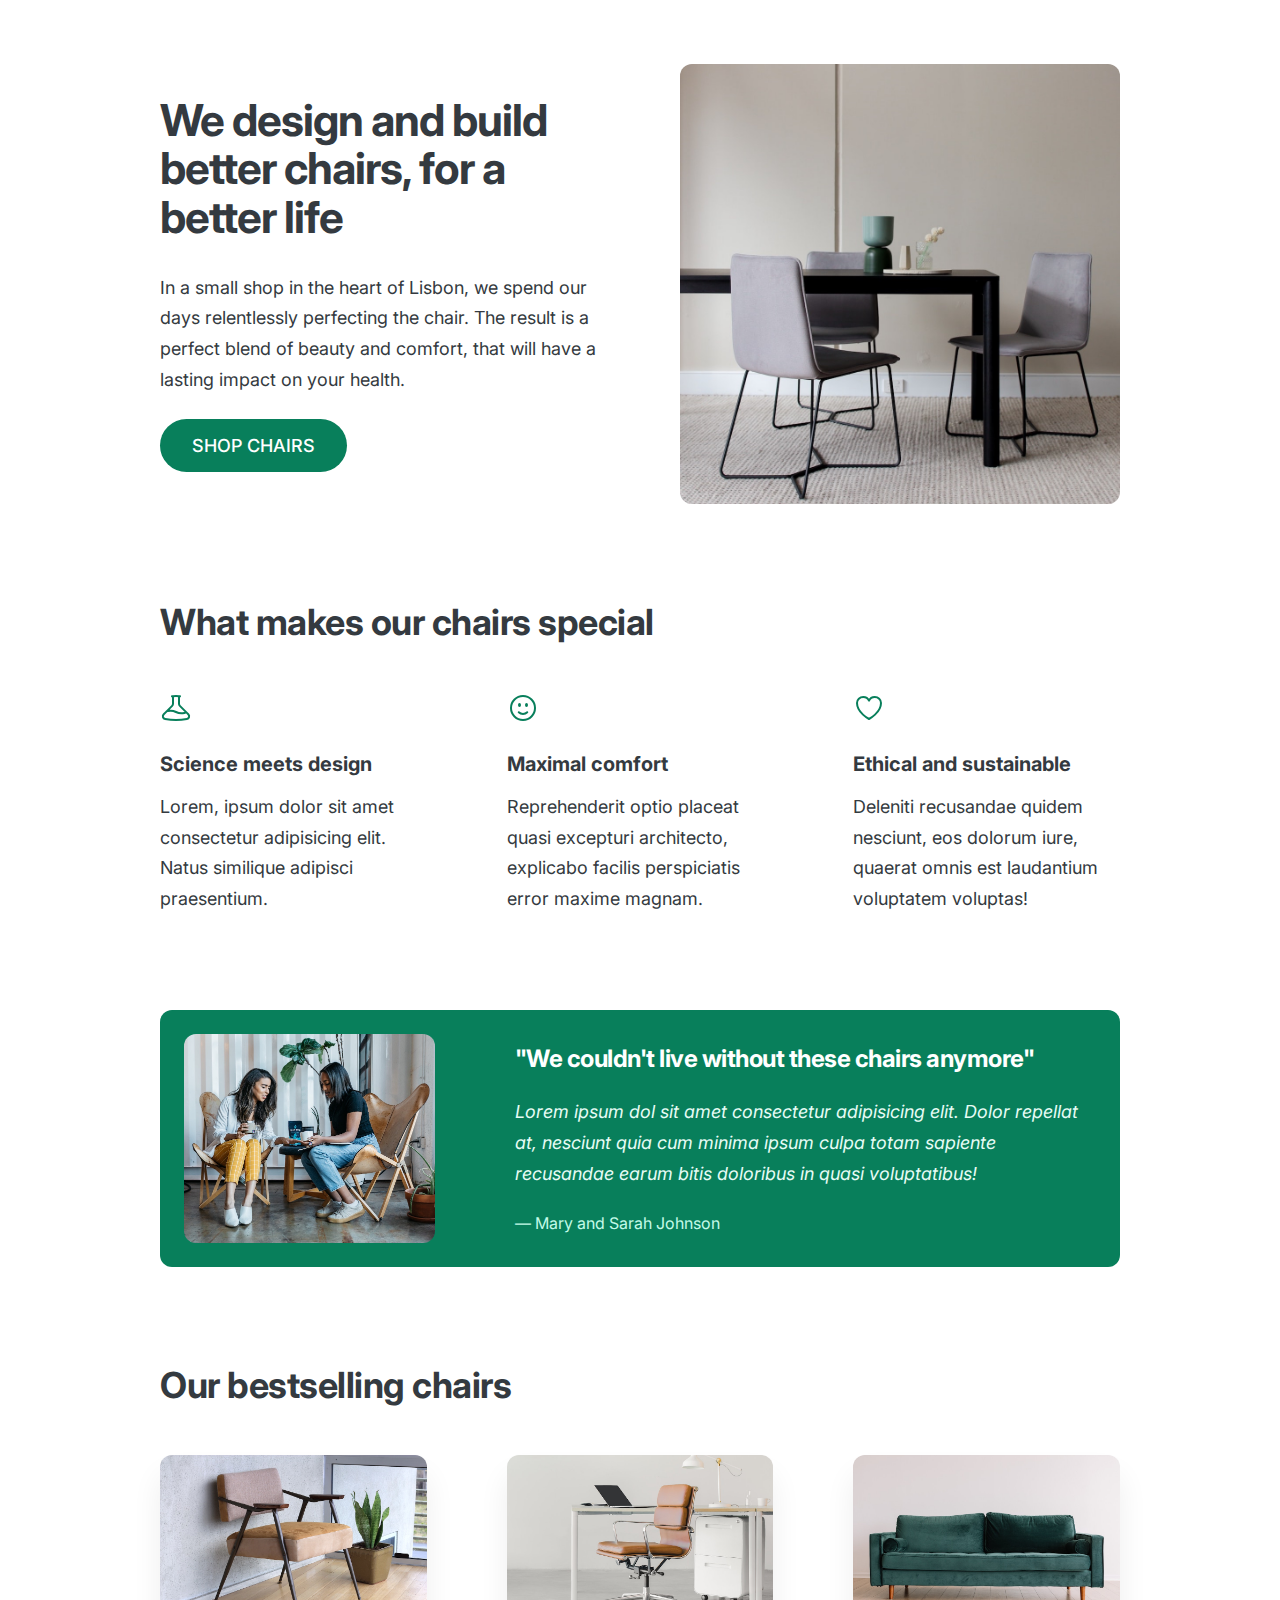
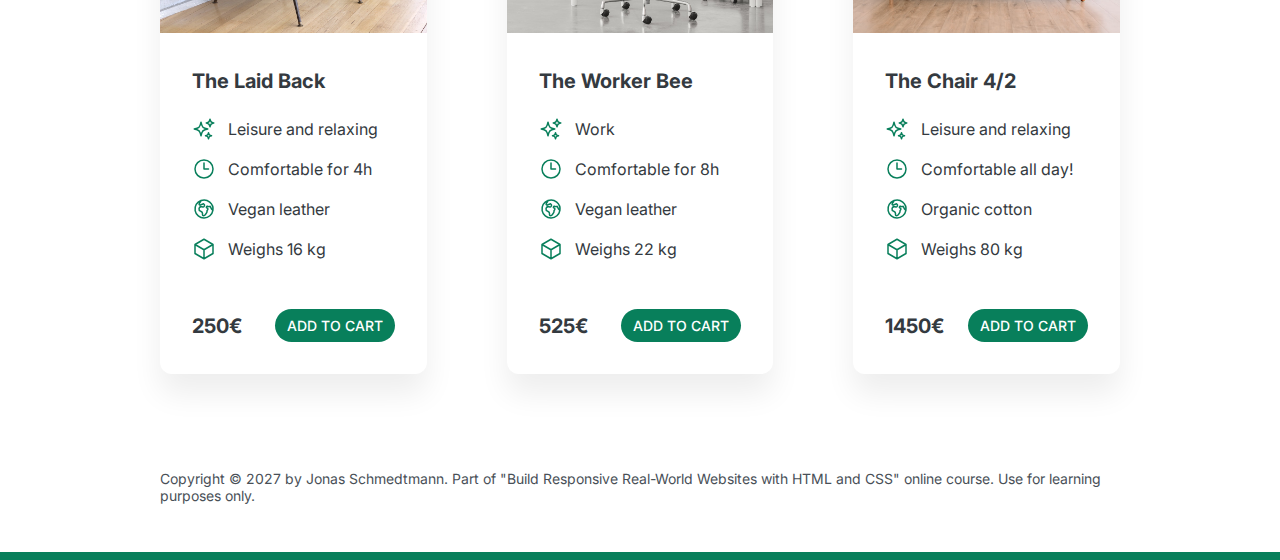
<file: 05-Design/index.html>
<!DOCTYPE html>
<html lang="en">
  <head>
    <meta charset="UTF-8" />
    <meta http-equiv="X-UA-Compatible" content="IE=edge" />
    <meta name="viewport" content="width=device-width, initial-scale=1.0" />
    <link rel="preconnect" href="https://fonts.googleapis.com" />
    <link rel="preconnect" href="https://fonts.gstatic.com" crossorigin />
    <link
      href="https://fonts.googleapis.com/css2?family=Inter:ital,opsz,wght@0,14..32,100..900;1,14..32,100..900&display=swap"
      rel="stylesheet"
    />
    <link rel="stylesheet" href="style.css" />
    <title>Lisbon Chair Shop</title>
  </head>
  <body>
    <div class="container">
      <header>
        <div class="header-text-box">
          <h1>We design and build better chairs, for a better life</h1>
          <p class="header-text">
            In a small shop in the heart of Lisbon, we spend our days
            relentlessly perfecting the chair. The result is a perfect blend of
            beauty and comfort, that will have a lasting impact on your health.
          </p>
          <a class="btn btn--big" href="#">Shop chairs</a>
        </div>
        <img src="hero.jpg" alt="Photo" />
      </header>

      <section>
        <h2>What makes our chairs special</h2>
        <div class="grid-3-cols">
          <div>
            <svg
              xmlns="http://www.w3.org/2000/svg"
              fill="none"
              viewBox="0 0 24 24"
              stroke-width="1.5"
              stroke="currentColor"
              class="features-icon"
            >
              <path
                stroke-linecap="round"
                stroke-linejoin="round"
                d="M9.75 3.104v5.714a2.25 2.25 0 0 1-.659 1.591L5 14.5M9.75 3.104c-.251.023-.501.05-.75.082m.75-.082a24.301 24.301 0 0 1 4.5 0m0 0v5.714c0 .597.237 1.17.659 1.591L19.8 15.3M14.25 3.104c.251.023.501.05.75.082M19.8 15.3l-1.57.393A9.065 9.065 0 0 1 12 15a9.065 9.065 0 0 0-6.23-.693L5 14.5m14.8.8 1.402 1.402c1.232 1.232.65 3.318-1.067 3.611A48.309 48.309 0 0 1 12 21c-2.773 0-5.491-.235-8.135-.687-1.718-.293-2.3-2.379-1.067-3.61L5 14.5"
              />
            </svg>

            <p class="features-title"><strong>Science meets design</strong></p>
            <p class="features-text">
              Lorem, ipsum dolor sit amet consectetur adipisicing elit. Natus
              similique adipisci praesentium.
            </p>
          </div>

          <div>
            <svg
              xmlns="http://www.w3.org/2000/svg"
              fill="none"
              viewBox="0 0 24 24"
              stroke-width="1.5"
              stroke="currentColor"
              class="features-icon"
            >
              <path
                stroke-linecap="round"
                stroke-linejoin="round"
                d="M15.182 15.182a4.5 4.5 0 0 1-6.364 0M21 12a9 9 0 1 1-18 0 9 9 0 0 1 18 0ZM9.75 9.75c0 .414-.168.75-.375.75S9 10.164 9 9.75 9.168 9 9.375 9s.375.336.375.75Zm-.375 0h.008v.015h-.008V9.75Zm5.625 0c0 .414-.168.75-.375.75s-.375-.336-.375-.75.168-.75.375-.75.375.336.375.75Zm-.375 0h.008v.015h-.008V9.75Z"
              />
            </svg>

            <p class="features-title">
              <strong>Maximal comfort</strong>
            </p>
            <p class="features-text">
              Reprehenderit optio placeat quasi excepturi architecto, explicabo
              facilis perspiciatis error maxime magnam.
            </p>
          </div>

          <div>
            <svg
              xmlns="http://www.w3.org/2000/svg"
              fill="none"
              viewBox="0 0 24 24"
              stroke-width="1.5"
              stroke="currentColor"
              class="features-icon"
            >
              <path
                stroke-linecap="round"
                stroke-linejoin="round"
                d="M21 8.25c0-2.485-2.099-4.5-4.688-4.5-1.935 0-3.597 1.126-4.312 2.733-.715-1.607-2.377-2.733-4.313-2.733C5.1 3.75 3 5.765 3 8.25c0 7.22 9 12 9 12s9-4.78 9-12Z"
              />
            </svg>

            <p class="features-title">
              <strong>Ethical and sustainable</strong>
            </p>
            <p class="features-text">
              Deleniti recusandae quidem nesciunt, eos dolorum iure, quaerat
              omnis est laudantium voluptatem voluptas!
            </p>
          </div>
        </div>
      </section>

      <section class="testimonial-section">
        <div class="grid-3-cols">
          <img src="customers.jpg" alt="People sitting on chairs" />
          <div class="testimonial-box">
            <h2>"We couldn't live without these chairs anymore"</h2>
            <blockquote class="testimonial-text">
              Lorem ipsum dol sit amet consectetur adipisicing elit. Dolor
              repellat at, nesciunt quia cum minima ipsum culpa totam sapiente
              recusandae earum bitis doloribus in quasi voluptatibus!
            </blockquote>
            <p class="testimonial-author">&mdash; Mary and Sarah Johnson</p>
          </div>
        </div>
      </section>

      <section>
        <h2>Our bestselling chairs</h2>
        <div class="grid-3-cols">
          <figure class="chair">
            <img src="chair-1.jpg" alt="Chair" />
            <div class="chair-box">
              <h3>The Laid Back</h3>
              <ul class="chair-details">
                <li>
                  <!-- Span is a generic INLINE text element, it doesn't have any meaning. It's like a div element, but inline -->
                  <svg
                    xmlns="http://www.w3.org/2000/svg"
                    fill="none"
                    viewBox="0 0 24 24"
                    stroke-width="1.5"
                    stroke="currentColor"
                    class="chair-icon"
                  >
                    <path
                      stroke-linecap="round"
                      stroke-linejoin="round"
                      d="M9.813 15.904 9 18.75l-.813-2.846a4.5 4.5 0 0 0-3.09-3.09L2.25 12l2.846-.813a4.5 4.5 0 0 0 3.09-3.09L9 5.25l.813 2.846a4.5 4.5 0 0 0 3.09 3.09L15.75 12l-2.846.813a4.5 4.5 0 0 0-3.09 3.09ZM18.259 8.715 18 9.75l-.259-1.035a3.375 3.375 0 0 0-2.455-2.456L14.25 6l1.036-.259a3.375 3.375 0 0 0 2.455-2.456L18 2.25l.259 1.035a3.375 3.375 0 0 0 2.456 2.456L21.75 6l-1.035.259a3.375 3.375 0 0 0-2.456 2.456ZM16.894 20.567 16.5 21.75l-.394-1.183a2.25 2.25 0 0 0-1.423-1.423L13.5 18.75l1.183-.394a2.25 2.25 0 0 0 1.423-1.423l.394-1.183.394 1.183a2.25 2.25 0 0 0 1.423 1.423l1.183.394-1.183.394a2.25 2.25 0 0 0-1.423 1.423Z"
                    />
                  </svg>

                  <span>Leisure and relaxing</span>
                </li>
                <li>
                  <svg
                    xmlns="http://www.w3.org/2000/svg"
                    fill="none"
                    viewBox="0 0 24 24"
                    stroke-width="1.5"
                    stroke="currentColor"
                    class="chair-icon"
                  >
                    <path
                      stroke-linecap="round"
                      stroke-linejoin="round"
                      d="M12 6v6h4.5m4.5 0a9 9 0 1 1-18 0 9 9 0 0 1 18 0Z"
                    />
                  </svg>

                  <span>Comfortable for 4h</span>
                </li>
                <li>
                  <svg
                    xmlns="http://www.w3.org/2000/svg"
                    fill="none"
                    viewBox="0 0 24 24"
                    stroke-width="1.5"
                    stroke="currentColor"
                    class="chair-icon"
                  >
                    <path
                      stroke-linecap="round"
                      stroke-linejoin="round"
                      d="m20.893 13.393-1.135-1.135a2.252 2.252 0 0 1-.421-.585l-1.08-2.16a.414.414 0 0 0-.663-.107.827.827 0 0 1-.812.21l-1.273-.363a.89.89 0 0 0-.738 1.595l.587.39c.59.395.674 1.23.172 1.732l-.2.2c-.212.212-.33.498-.33.796v.41c0 .409-.11.809-.32 1.158l-1.315 2.191a2.11 2.11 0 0 1-1.81 1.025 1.055 1.055 0 0 1-1.055-1.055v-1.172c0-.92-.56-1.747-1.414-2.089l-.655-.261a2.25 2.25 0 0 1-1.383-2.46l.007-.042a2.25 2.25 0 0 1 .29-.787l.09-.15a2.25 2.25 0 0 1 2.37-1.048l1.178.236a1.125 1.125 0 0 0 1.302-.795l.208-.73a1.125 1.125 0 0 0-.578-1.315l-.665-.332-.091.091a2.25 2.25 0 0 1-1.591.659h-.18c-.249 0-.487.1-.662.274a.931.931 0 0 1-1.458-1.137l1.411-2.353a2.25 2.25 0 0 0 .286-.76m11.928 9.869A9 9 0 0 0 8.965 3.525m11.928 9.868A9 9 0 1 1 8.965 3.525"
                    />
                  </svg>

                  <span>Vegan leather</span>
                </li>
                <li>
                  <svg
                    xmlns="http://www.w3.org/2000/svg"
                    fill="none"
                    viewBox="0 0 24 24"
                    stroke-width="1.5"
                    stroke="currentColor"
                    class="chair-icon"
                  >
                    <path
                      stroke-linecap="round"
                      stroke-linejoin="round"
                      d="m21 7.5-9-5.25L3 7.5m18 0-9 5.25m9-5.25v9l-9 5.25M3 7.5l9 5.25M3 7.5v9l9 5.25m0-9v9"
                    />
                  </svg>

                  <span>Weighs 16 kg</span>
                </li>
              </ul>
              <div class="chair-price">
                <strong>250€</strong>
                <a href="#" class="btn btn--small">Add to cart</a>
              </div>
            </div>
          </figure>

          <figure class="chair">
            <img src="chair-2.jpg" alt="Chair" />
            <div class="chair-box">
              <h3>The Worker Bee</h3>
              <ul class="chair-details">
                <li>
                  <svg
                    xmlns="http://www.w3.org/2000/svg"
                    fill="none"
                    viewBox="0 0 24 24"
                    stroke-width="1.5"
                    stroke="currentColor"
                    class="chair-icon"
                  >
                    <path
                      stroke-linecap="round"
                      stroke-linejoin="round"
                      d="M9.813 15.904 9 18.75l-.813-2.846a4.5 4.5 0 0 0-3.09-3.09L2.25 12l2.846-.813a4.5 4.5 0 0 0 3.09-3.09L9 5.25l.813 2.846a4.5 4.5 0 0 0 3.09 3.09L15.75 12l-2.846.813a4.5 4.5 0 0 0-3.09 3.09ZM18.259 8.715 18 9.75l-.259-1.035a3.375 3.375 0 0 0-2.455-2.456L14.25 6l1.036-.259a3.375 3.375 0 0 0 2.455-2.456L18 2.25l.259 1.035a3.375 3.375 0 0 0 2.456 2.456L21.75 6l-1.035.259a3.375 3.375 0 0 0-2.456 2.456ZM16.894 20.567 16.5 21.75l-.394-1.183a2.25 2.25 0 0 0-1.423-1.423L13.5 18.75l1.183-.394a2.25 2.25 0 0 0 1.423-1.423l.394-1.183.394 1.183a2.25 2.25 0 0 0 1.423 1.423l1.183.394-1.183.394a2.25 2.25 0 0 0-1.423 1.423Z"
                    />
                  </svg>
                  <span>Work</span>
                </li>
                <li>
                  <svg
                    xmlns="http://www.w3.org/2000/svg"
                    fill="none"
                    viewBox="0 0 24 24"
                    stroke-width="1.5"
                    stroke="currentColor"
                    class="chair-icon"
                  >
                    <path
                      stroke-linecap="round"
                      stroke-linejoin="round"
                      d="M12 6v6h4.5m4.5 0a9 9 0 1 1-18 0 9 9 0 0 1 18 0Z"
                    />
                  </svg>
                  <span>Comfortable for 8h</span>
                </li>
                <li>
                  <svg
                    xmlns="http://www.w3.org/2000/svg"
                    fill="none"
                    viewBox="0 0 24 24"
                    stroke-width="1.5"
                    stroke="currentColor"
                    class="chair-icon"
                  >
                    <path
                      stroke-linecap="round"
                      stroke-linejoin="round"
                      d="m20.893 13.393-1.135-1.135a2.252 2.252 0 0 1-.421-.585l-1.08-2.16a.414.414 0 0 0-.663-.107.827.827 0 0 1-.812.21l-1.273-.363a.89.89 0 0 0-.738 1.595l.587.39c.59.395.674 1.23.172 1.732l-.2.2c-.212.212-.33.498-.33.796v.41c0 .409-.11.809-.32 1.158l-1.315 2.191a2.11 2.11 0 0 1-1.81 1.025 1.055 1.055 0 0 1-1.055-1.055v-1.172c0-.92-.56-1.747-1.414-2.089l-.655-.261a2.25 2.25 0 0 1-1.383-2.46l.007-.042a2.25 2.25 0 0 1 .29-.787l.09-.15a2.25 2.25 0 0 1 2.37-1.048l1.178.236a1.125 1.125 0 0 0 1.302-.795l.208-.73a1.125 1.125 0 0 0-.578-1.315l-.665-.332-.091.091a2.25 2.25 0 0 1-1.591.659h-.18c-.249 0-.487.1-.662.274a.931.931 0 0 1-1.458-1.137l1.411-2.353a2.25 2.25 0 0 0 .286-.76m11.928 9.869A9 9 0 0 0 8.965 3.525m11.928 9.868A9 9 0 1 1 8.965 3.525"
                    />
                  </svg>
                  <span>Vegan leather</span>
                </li>
                <li>
                  <svg
                    xmlns="http://www.w3.org/2000/svg"
                    fill="none"
                    viewBox="0 0 24 24"
                    stroke-width="1.5"
                    stroke="currentColor"
                    class="chair-icon"
                  >
                    <path
                      stroke-linecap="round"
                      stroke-linejoin="round"
                      d="m21 7.5-9-5.25L3 7.5m18 0-9 5.25m9-5.25v9l-9 5.25M3 7.5l9 5.25M3 7.5v9l9 5.25m0-9v9"
                    />
                  </svg>

                  <span>Weighs 22 kg</span>
                </li>
              </ul>
              <div class="chair-price">
                <strong>525€</strong>
                <a href="#" class="btn btn--small">Add to cart</a>
              </div>
            </div>
          </figure>

          <figure class="chair">
            <img src="chair-3.jpg" alt="Chair" />
            <div class="chair-box">
              <h3>The Chair 4/2</h3>
              <ul class="chair-details">
                <li>
                  <svg
                    xmlns="http://www.w3.org/2000/svg"
                    fill="none"
                    viewBox="0 0 24 24"
                    stroke-width="1.5"
                    stroke="currentColor"
                    class="chair-icon"
                  >
                    <path
                      stroke-linecap="round"
                      stroke-linejoin="round"
                      d="M9.813 15.904 9 18.75l-.813-2.846a4.5 4.5 0 0 0-3.09-3.09L2.25 12l2.846-.813a4.5 4.5 0 0 0 3.09-3.09L9 5.25l.813 2.846a4.5 4.5 0 0 0 3.09 3.09L15.75 12l-2.846.813a4.5 4.5 0 0 0-3.09 3.09ZM18.259 8.715 18 9.75l-.259-1.035a3.375 3.375 0 0 0-2.455-2.456L14.25 6l1.036-.259a3.375 3.375 0 0 0 2.455-2.456L18 2.25l.259 1.035a3.375 3.375 0 0 0 2.456 2.456L21.75 6l-1.035.259a3.375 3.375 0 0 0-2.456 2.456ZM16.894 20.567 16.5 21.75l-.394-1.183a2.25 2.25 0 0 0-1.423-1.423L13.5 18.75l1.183-.394a2.25 2.25 0 0 0 1.423-1.423l.394-1.183.394 1.183a2.25 2.25 0 0 0 1.423 1.423l1.183.394-1.183.394a2.25 2.25 0 0 0-1.423 1.423Z"
                    />
                  </svg>
                  <span>Leisure and relaxing</span>
                </li>
                <li>
                  <svg
                    xmlns="http://www.w3.org/2000/svg"
                    fill="none"
                    viewBox="0 0 24 24"
                    stroke-width="1.5"
                    stroke="currentColor"
                    class="chair-icon"
                  >
                    <path
                      stroke-linecap="round"
                      stroke-linejoin="round"
                      d="M12 6v6h4.5m4.5 0a9 9 0 1 1-18 0 9 9 0 0 1 18 0Z"
                    />
                  </svg>
                  <span>Comfortable all day!</span>
                </li>
                <li>
                  <svg
                    xmlns="http://www.w3.org/2000/svg"
                    fill="none"
                    viewBox="0 0 24 24"
                    stroke-width="1.5"
                    stroke="currentColor"
                    class="chair-icon"
                  >
                    <path
                      stroke-linecap="round"
                      stroke-linejoin="round"
                      d="m20.893 13.393-1.135-1.135a2.252 2.252 0 0 1-.421-.585l-1.08-2.16a.414.414 0 0 0-.663-.107.827.827 0 0 1-.812.21l-1.273-.363a.89.89 0 0 0-.738 1.595l.587.39c.59.395.674 1.23.172 1.732l-.2.2c-.212.212-.33.498-.33.796v.41c0 .409-.11.809-.32 1.158l-1.315 2.191a2.11 2.11 0 0 1-1.81 1.025 1.055 1.055 0 0 1-1.055-1.055v-1.172c0-.92-.56-1.747-1.414-2.089l-.655-.261a2.25 2.25 0 0 1-1.383-2.46l.007-.042a2.25 2.25 0 0 1 .29-.787l.09-.15a2.25 2.25 0 0 1 2.37-1.048l1.178.236a1.125 1.125 0 0 0 1.302-.795l.208-.73a1.125 1.125 0 0 0-.578-1.315l-.665-.332-.091.091a2.25 2.25 0 0 1-1.591.659h-.18c-.249 0-.487.1-.662.274a.931.931 0 0 1-1.458-1.137l1.411-2.353a2.25 2.25 0 0 0 .286-.76m11.928 9.869A9 9 0 0 0 8.965 3.525m11.928 9.868A9 9 0 1 1 8.965 3.525"
                    />
                  </svg>
                  <span>Organic cotton</span>
                </li>
                <li>
                  <svg
                    xmlns="http://www.w3.org/2000/svg"
                    fill="none"
                    viewBox="0 0 24 24"
                    stroke-width="1.5"
                    stroke="currentColor"
                    class="chair-icon"
                  >
                    <path
                      stroke-linecap="round"
                      stroke-linejoin="round"
                      d="m21 7.5-9-5.25L3 7.5m18 0-9 5.25m9-5.25v9l-9 5.25M3 7.5l9 5.25M3 7.5v9l9 5.25m0-9v9"
                    />
                  </svg>

                  <span>Weighs 80 kg</span>
                </li>
              </ul>
              <div class="chair-price">
                <strong>1450€</strong>
                <a href="#" class="btn btn--small">Add to cart</a>
              </div>
            </div>
          </figure>
        </div>
      </section>

      <footer>
        Copyright &copy; 2027 by Jonas Schmedtmann. Part of "Build Responsive
        Real-World Websites with HTML and CSS" online course. Use for learning
        purposes only.
      </footer>
    </div>
  </body>
</html>
</file>
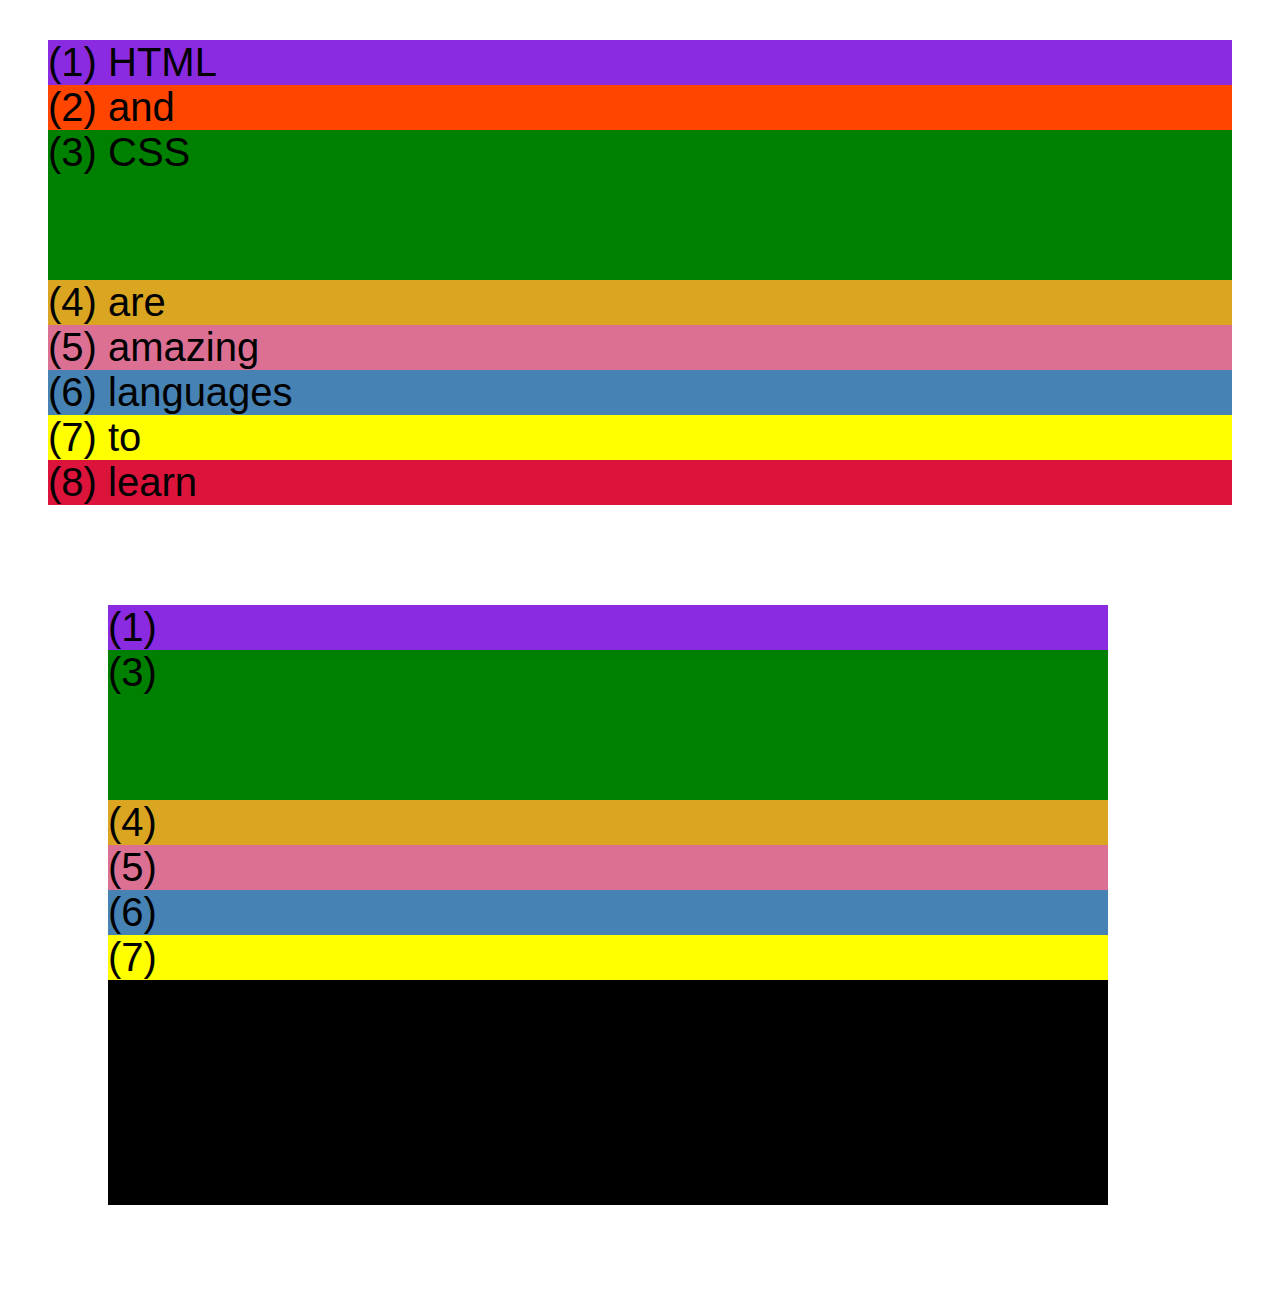
<file: css-grid.html>
<!DOCTYPE html>
<html lang="en">
  <head>
    <meta charset="UTF-8" />
    <meta http-equiv="X-UA-Compatible" content="IE=edge" />
    <meta name="viewport" content="width=device-width, initial-scale=1.0" />
    <title>CSS Grid</title>
    <style>
      .el--1 {
        background-color: blueviolet;
      }
      .el--2 {
        background-color: orangered;
      }
      .el--3 {
        background-color: green;
        height: 150px;
      }
      .el--4 {
        background-color: goldenrod;
      }
      .el--5 {
        background-color: palevioletred;
      }
      .el--6 {
        background-color: steelblue;
      }
      .el--7 {
        background-color: yellow;
      }
      .el--8 {
        background-color: crimson;
      }

      .container--1 {
        /* STARTER */
        font-family: sans-serif;
        background-color: #ddd;
        font-size: 40px;
        margin: 40px;

        /* CSS GRID */
      }

      .container--2 {
        /* STARTER */
        font-family: sans-serif;
        background-color: black;
        font-size: 40px;
        margin: 100px;

        width: 1000px;
        height: 600px;

        /* CSS GRID */
      }
    </style>
  </head>
  <body>
    <div class="container--1">
      <div class="el el--1">(1) HTML</div>
      <div class="el el--2">(2) and</div>
      <div class="el el--3">(3) CSS</div>
      <div class="el el--4">(4) are</div>
      <div class="el el--5">(5) amazing</div>
      <div class="el el--6">(6) languages</div>
      <div class="el el--7">(7) to</div>
      <div class="el el--8">(8) learn</div>
    </div>

    <div class="container--2">
      <div class="el el--1">(1)</div>
      <div class="el el--3">(3)</div>
      <div class="el el--4">(4)</div>
      <div class="el el--5">(5)</div>
      <div class="el el--6">(6)</div>
      <div class="el el--7">(7)</div>
    </div>
  </body>
</html>
</file>
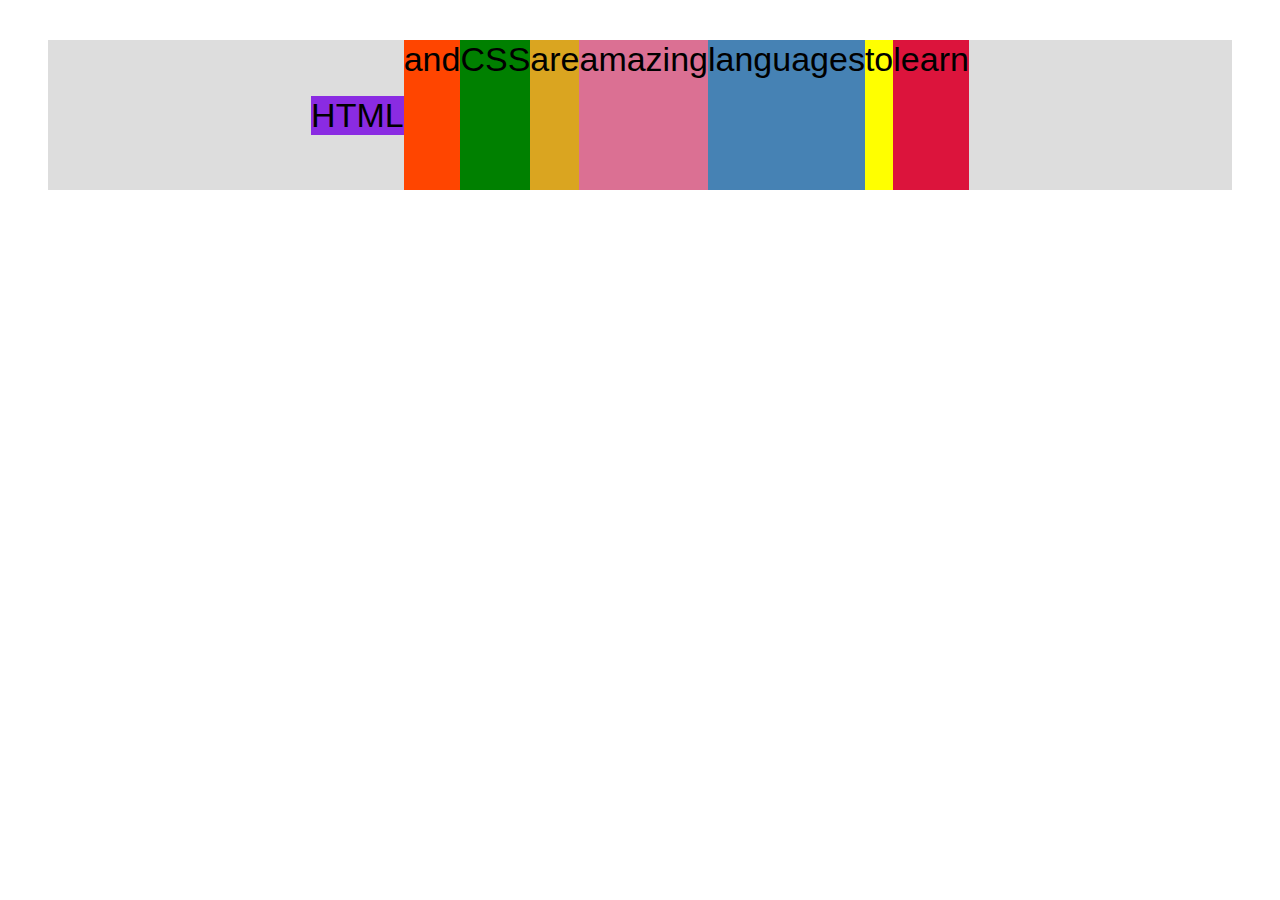
<file: flexbox.html>
<!DOCTYPE html>
<html lang="en">
  <head>
    <meta charset="UTF-8" />
    <meta http-equiv="X-UA-Compatible" content="IE=edge" />
    <meta name="viewport" content="width=device-width, initial-scale=1.0" />
    <title>Flexbox</title>
    <style>
      .el--1 {
        background-color: blueviolet;
      }
      .el--2 {
        background-color: orangered;
      }
      .el--3 {
        background-color: green;
        height: 150px;
      }
      .el--4 {
        background-color: goldenrod;
      }
      .el--5 {
        background-color: palevioletred;
      }
      .el--6 {
        background-color: steelblue;
      }
      .el--7 {
        background-color: yellow;
      }
      .el--8 {
        background-color: crimson;
      }

      .container {
        /* STARTER */
        font-family: sans-serif;
        background-color: #ddd;
        font-size: 34px;
        margin: 40px;
        display: flex;
        justify-content: center;
        /* gap: 20px; */

        /* FLEXBOX */

        .el--1 {
          align-self: center;

          /* order: 4; */
        }

        .el {
          /*
          DEFAULTS
          flex-grow: 0
          flex-shrink: 1
          flex-basis
          : auto
          */

          /* flex-basis: 200px; */
          flex-shrink: 0;
          /* flex-grow: 1; */
        }
      }
    </style>
  </head>
  <body>
    <div class="container">
      <div class="el el--1">HTML</div>
      <div class="el el--2">and</div>
      <div class="el el--3">CSS</div>
      <div class="el el--4">are</div>
      <div class="el el--5">amazing</div>
      <div class="el el--6">languages</div>
      <div class="el el--7">to</div>
      <div class="el el--8">learn</div>
    </div>
  </body>
</html>
</file>
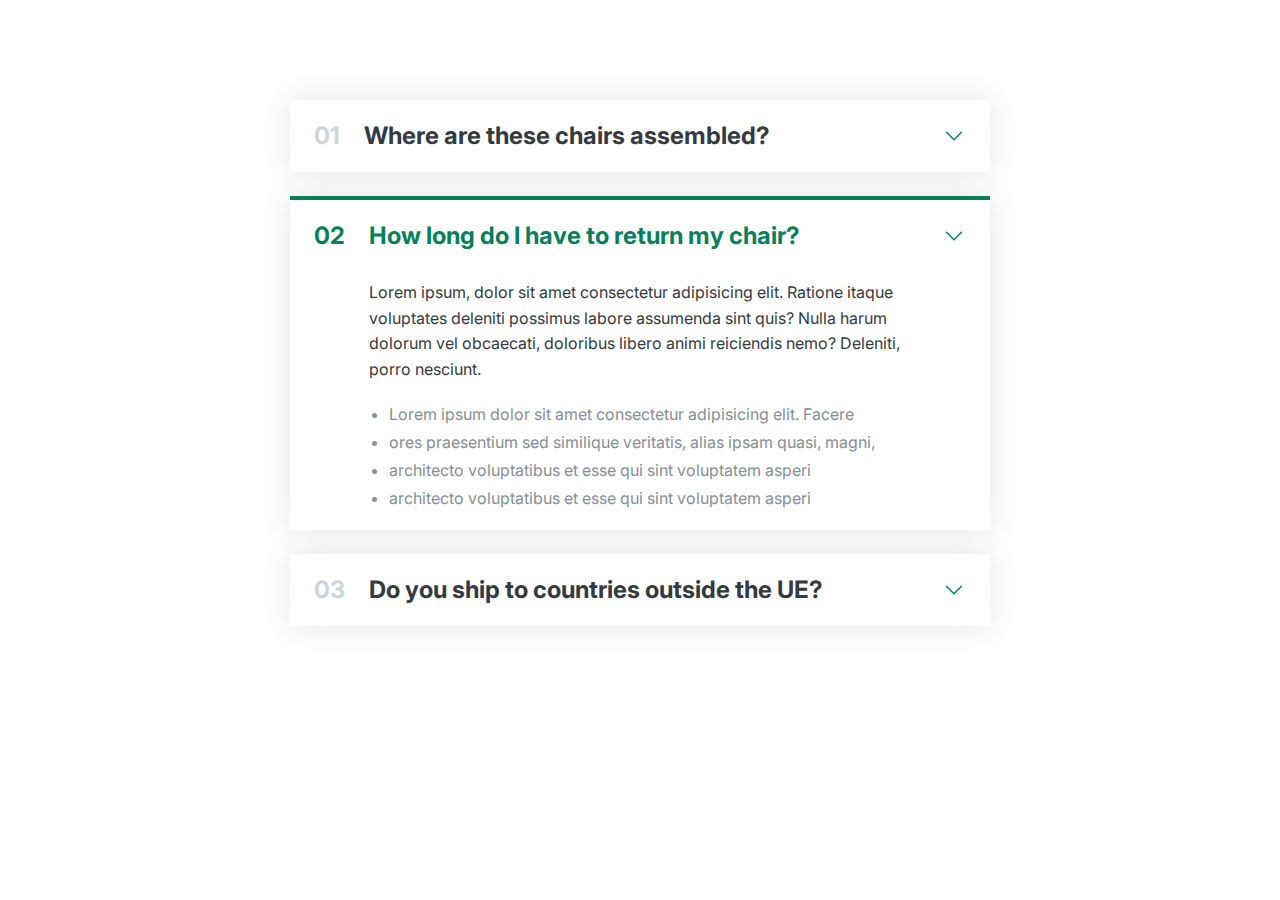
<file: 06-Components/01-accordion.html>
<!DOCTYPE html>
<html lang="en">
  <head>
    <meta charset="UTF-8" />
    <meta name="viewport" content="width=device-width, initial-scale=1.0" />
    <title>Accordion Component</title>

    <link
      href="https://fonts.googleapis.com/css2?family=Inter:ital,opsz,wght@0,14..32,100..900;1,14..32,100..900&display=swap"
      rel="stylesheet"
    />
    <style>
      /*
      SPACING SYSTEM (px)
      2 / 4 / 8 / 12 / 16 / 24 / 32 / 48 / 64 / 80 / 96 / 128

      FONT SIZE SYSTEM (px)
      10 / 12 / 14 / 16 / 18 / 20 / 24 / 30 / 36 / 44 / 52 / 62 / 74 / 86 / 98
      */

      * {
        margin: 0;
        padding: 0;
        box-sizing: border-box;
      }

      /* ------------------------ */
      /* GENERAL STYLES */

      /* base color : #087f5b */
      /* ------------------------ */

      body {
        font-family: "Inter";
        color: #343a40;
        line-height: 1;
      }

      .accordion {
        width: 700px;
        margin: 100px auto;

        display: flex;
        flex-direction: column;
        row-gap: 24px;
        /* background-color: grey; */
      }

      .question {
        display: flex;
      }

      .item {
        display: grid;
        grid-template-columns: auto 1fr auto;

        box-shadow: 0 0 32px rgba(0, 0, 0, 0.1);
        padding: 24px;
        column-gap: 24px;
        row-gap: 32px;
        align-items: center;
      }
      .number,
      .text {
        font-size: 24px;
        font-weight: bold;
        /* color: #087f5b; */
        /* color: aqua; */
      }
      .number {
        color: #ced4de;
      }
      .icon {
        width: 24px;
        height: 24px;
        stroke: #087f5b;
      }

      .hidden-box {
        grid-column: 2/3;
        display: none;
      }
      .hidden-box p {
        line-height: 1.6;
        margin-bottom: 24px;
      }

      .hidden-box ul {
        color: #868e96;
        margin-left: 20px;
        display: flex;
        flex-direction: column;
        gap: 12px;
      }

      .open {
        border-top: 4px solid #087f5b;
      }

      .open .hidden-box {
        display: block;
      }

      .open .number,
      .open .text {
        color: #087f5b;
      }
    </style>
  </head>
  <body>
    <div class="accordion">
      <div class="item">
        <p class="number">01</p>
        <p class="text">Where are these chairs assembled?</p>
        <svg
          xmlns="http://www.w3.org/2000/svg"
          fill="none"
          viewBox="0 0 24 24"
          stroke-width="1.5"
          stroke="currentColor"
          class="icon"
        >
          <path
            stroke-linecap="round"
            stroke-linejoin="round"
            d="m19.5 8.25-7.5 7.5-7.5-7.5"
          />
        </svg>

        <div class="hidden-box">
          <p>
            Lorem ipsum, dolor sit amet consectetur adipisicing elit. Ratione
            itaque voluptates deleniti possimus labore assumenda sint quis?
            Nulla harum dolorum vel obcaecati, doloribus libero animi reiciendis
            nemo? Deleniti, porro nesciunt.
          </p>
          <ul>
            <li>
              Lorem ipsum dolor sit amet consectetur adipisicing elit. Facere
            </li>
            <li>
              ores praesentium sed similique veritatis, alias ipsam quasi,
              magni,
            </li>
            <li>architecto voluptatibus et esse qui sint voluptatem asperi</li>
            <li>architecto voluptatibus et esse qui sint voluptatem asperi</li>
          </ul>
        </div>
      </div>

      <div class="item open">
        <p class="number">02</p>
        <p class="text">How long do I have to return my chair?</p>
        <svg
          xmlns="http://www.w3.org/2000/svg"
          fill="none"
          viewBox="0 0 24 24"
          stroke-width="1.5"
          stroke="currentColor"
          class="icon"
        >
          <path
            stroke-linecap="round"
            stroke-linejoin="round"
            d="m19.5 8.25-7.5 7.5-7.5-7.5"
          />
        </svg>

        <div class="hidden-box">
          <p>
            Lorem ipsum, dolor sit amet consectetur adipisicing elit. Ratione
            itaque voluptates deleniti possimus labore assumenda sint quis?
            Nulla harum dolorum vel obcaecati, doloribus libero animi reiciendis
            nemo? Deleniti, porro nesciunt.
          </p>
          <ul>
            <li>
              Lorem ipsum dolor sit amet consectetur adipisicing elit. Facere
            </li>
            <li>
              ores praesentium sed similique veritatis, alias ipsam quasi,
              magni,
            </li>
            <li>architecto voluptatibus et esse qui sint voluptatem asperi</li>
            <li>architecto voluptatibus et esse qui sint voluptatem asperi</li>
          </ul>
        </div>
      </div>

      <div class="item">
        <p class="number">03</p>
        <p class="text">Do you ship to countries outside the UE?</p>
        <svg
          xmlns="http://www.w3.org/2000/svg"
          fill="none"
          viewBox="0 0 24 24"
          stroke-width="1.5"
          stroke="currentColor"
          class="icon"
        >
          <path
            stroke-linecap="round"
            stroke-linejoin="round"
            d="m19.5 8.25-7.5 7.5-7.5-7.5"
          />
        </svg>

        <div class="hidden-box">
          <p>
            Lorem ipsum, dolor sit amet consectetur adipisicing elit. Ratione
            itaque voluptates deleniti possimus labore assumenda sint quis?
            Nulla harum dolorum vel obcaecati, doloribus libero animi reiciendis
            nemo? Deleniti, porro nesciunt.
          </p>
          <ul>
            <li>
              Lorem ipsum dolor sit amet consectetur adipisicing elit. Facere
            </li>
            <li>
              ores praesentium sed similique veritatis, alias ipsam quasi,
              magni,
            </li>
            <li>architecto voluptatibus et esse qui sint voluptatem asperi</li>
            <li>architecto voluptatibus et esse qui sint voluptatem asperi</li>
          </ul>
        </div>
      </div>
    </div>
  </body>
</html>
</file>
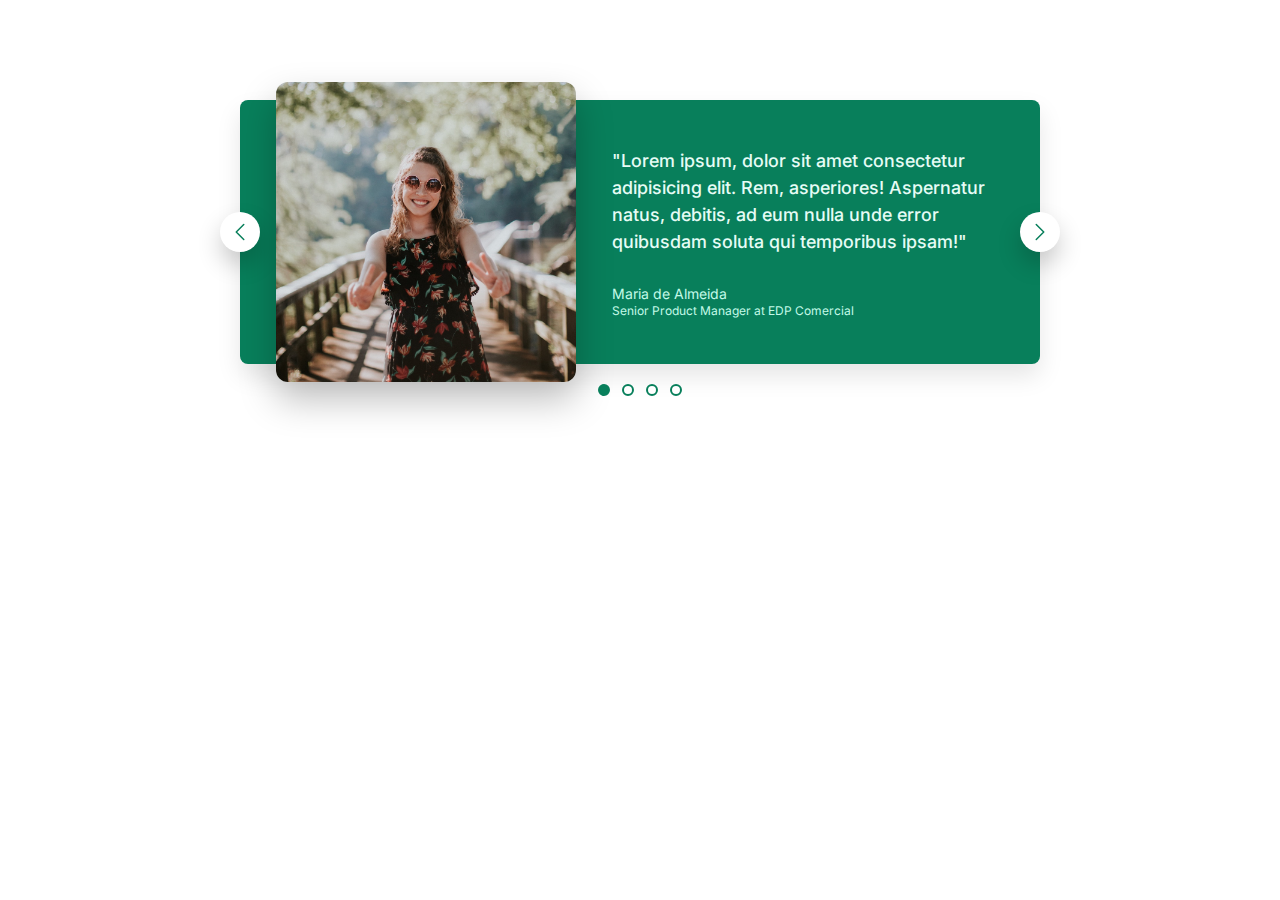
<file: 06-Components/02-carousel.html>
<!DOCTYPE html>
<html lang="en">
  <head>
    <meta charset="UTF-8" />
    <meta name="viewport" content="width=device-width, initial-scale=1.0" />
    <title>Carousel Component</title>
    <link rel="stylesheet" href="02-carousel.css" />
    <link
      href="https://fonts.googleapis.com/css2?family=Inter:ital,opsz,wght@0,14..32,100..900;1,14..32,100..900&display=swap"
      rel="stylesheet"
    />
  </head>

  <body>
    <div class="carousel">
      <img src="maria.jpg" alt="Maria de Almeida" class="" />
      <blockquote class="testimonial">
        <p class="testimonial-text">
          "Lorem ipsum, dolor sit amet consectetur adipisicing elit. Rem,
          asperiores! Aspernatur natus, debitis, ad eum nulla unde error
          quibusdam soluta qui temporibus ipsam!"
        </p>
        <p class="testimonial-author">Maria de Almeida</p>
        <p class="testimonial-job">Senior Product Manager at EDP Comercial</p>
      </blockquote>

      <button class="btn btn--left">
        <svg
          xmlns="http://www.w3.org/2000/svg"
          fill="none"
          viewBox="0 0 24 24"
          stroke-width="1.5"
          stroke="currentColor"
          class="btn-icon"
        >
          <path
            stroke-linecap="round"
            stroke-linejoin="round"
            d="M15.75 19.5 8.25 12l7.5-7.5"
          />
        </svg>
      </button>

      <button class="btn btn--right">
        <svg
          xmlns="http://www.w3.org/2000/svg"
          fill="none"
          viewBox="0 0 24 24"
          stroke-width="1.5"
          stroke="currentColor"
          class="btn-icon"
        >
          <path
            stroke-linecap="round"
            stroke-linejoin="round"
            d="m8.25 4.5 7.5 7.5-7.5 7.5"
          />
        </svg>
      </button>

      <div class="dots">
        <button class="dot dot--1">&nbsp;</button>
        <button class="dot">&nbsp;</button>
        <button class="dot">&nbsp;</button>
        <button class="dot">&nbsp;</button>
      </div>
    </div>
  </body>
</html>
</file>
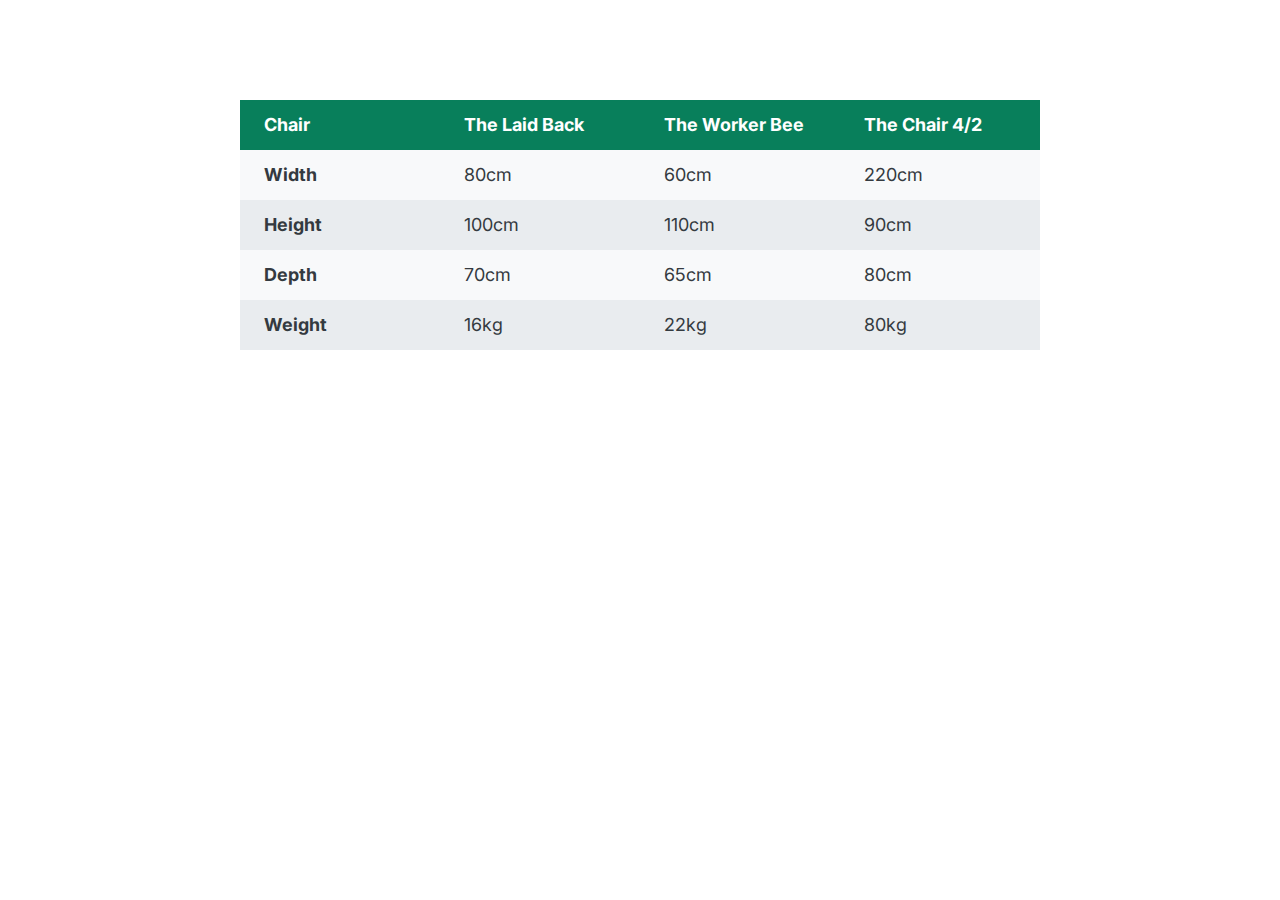
<file: 06-Components/03-table.html>
<!DOCTYPE html>
<html lang="en">
  <head>
    <meta charset="UTF-8" />
    <meta name="viewport" content="width=device-width, initial-scale=1.0" />
    <title>Table Component</title>

    <link
      href="https://fonts.googleapis.com/css2?family=Inter:ital,opsz,wght@0,14..32,100..900;1,14..32,100..900&display=swap"
      rel="stylesheet"
    />

    <style>
      /*
SPACING SYSTEM (px)
2 / 4 / 8 / 12 / 16 / 24 / 32 / 48 / 64 / 80 / 96 / 128

FONT SIZE SYSTEM (px)
10 / 12 / 14 / 16 / 18 / 20 / 24 / 30 / 36 / 44 / 52 / 62 / 74 / 86 / 98
*/

      * {
        margin: 0;
        padding: 0;
        box-sizing: border-box;
      }

      /* ------------------------ */
      /* GENERAL STYLES */

      /* base color : #087f5b */
      /* ------------------------ */

      body {
        font-family: "Inter";
        color: #343a40;
        line-height: 1;
        display: flex;
        /* align-content: center; */
        justify-content: center;
      }
      table {
        /* border: 1px solid #343a40; */
        margin-top: 100px;
        width: 800px;
        font-size: 18px;
        border-collapse: collapse;
        /* margin: 100px auto; */
      }

      td,
      th {
        /* border: 1px solid #343a40; */
        padding: 16px 24px;
        text-align: left;
        /* border: 1px solid white; */
      }

      thead th {
        background-color: #087f5b;
        color: white;
        width: 25%;
      }

      tbody tr:nth-child(odd) {
        background-color: #f8f9fa;
      }

      tbody tr:nth-child(even) {
        background-color: #e9ecef;
      }
    </style>
  </head>
  <body>
    <table>
      <thead>
        <tr>
          <th>Chair</th>
          <th>The Laid Back</th>
          <th>The Worker Bee</th>
          <th>The Chair 4/2</th>
        </tr>
      </thead>
      <tbody>
        <tr>
          <th>Width</th>
          <td>80cm</td>
          <td>60cm</td>
          <td>220cm</td>
        </tr>
        <tr>
          <th>Height</th>
          <td>100cm</td>
          <td>110cm</td>
          <td>90cm</td>
        </tr>
        <tr>
          <th>Depth</th>
          <td>70cm</td>
          <td>65cm</td>
          <td>80cm</td>
        </tr>
        <tr>
          <th>Weight</th>
          <td>16kg</td>
          <td>22kg</td>
          <td>80kg</td>
        </tr>
      </tbody>
    </table>
  </body>
</html>
</file>
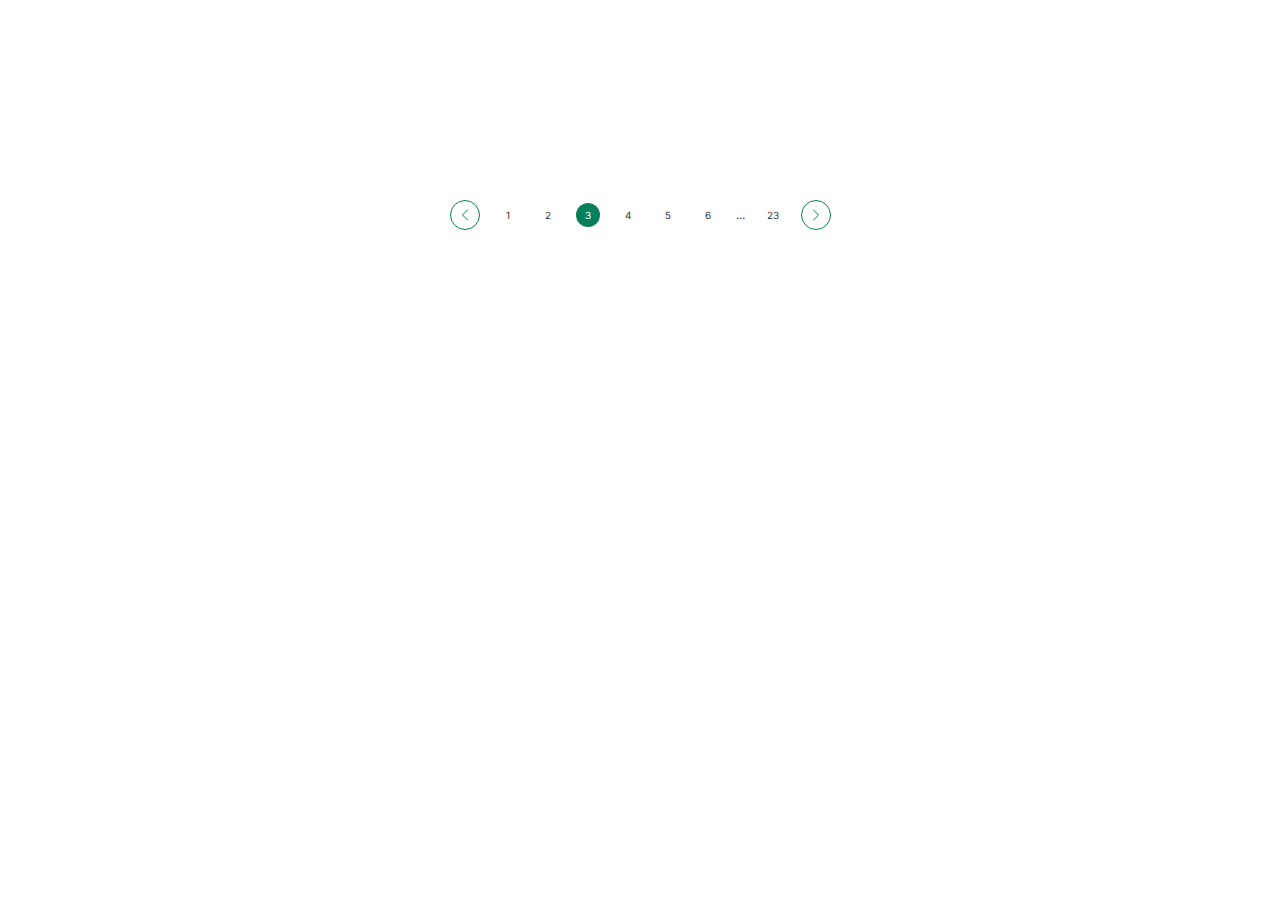
<file: 06-Components/04-pagination.html>
<!DOCTYPE html>
<html lang="en">
  <head>
    <meta charset="UTF-8" />
    <meta name="viewport" content="width=device-width, initial-scale=1.0" />
    <title>Pagination Component</title>

    <link
      href="https://fonts.googleapis.com/css2?family=Inter:ital,opsz,wght@0,14..32,100..900;1,14..32,100..900&display=swap"
      rel="stylesheet"
    />

    <style>
      /*
      SPACING SYSTEM (px)
      2 / 4 / 8 / 12 / 16 / 24 / 32 / 48 / 64 / 80 / 96 / 128

      FONT SIZE SYSTEM (px)
      10 / 12 / 14 / 16 / 18 / 20 / 24 / 30 / 36 / 44 / 52 / 62 / 74 / 86 / 98
      */

      * {
        margin: 0;
        padding: 0;
        box-sizing: border-box;
      }

      /* ------------------------ */
      /* GENERAL STYLES */

      /* base color : #087f5b */
      /* ------------------------ */

      body {
        font-family: "Inter";
        color: #343a40;
        line-height: 1;
        font-size: 12px;
        display: flex;
        justify-content: center;
      }

      .pagination {
        display: flex;
        align-items: center;
        justify-content: center;
        gap: 16px;
        margin-top: 200px;
      }

      .no:link,
      .no:visited {
        text-decoration: none;
        /* border: 1px solid red; */
        border-radius: 50%;
        color: #343a40;
        width: 24px;
        height: 24px;
        font-size: 10px;
        display: flex;
        align-items: center;
        justify-content: center;
        cursor: none;
      }

      .no:hover {
        background-color: #087f5b;
        color: white;
        cursor: pointer;
      }

      .no:active {
        background-color: #12b886;
        color: #fff;
      }

      .no.no--active {
        background-color: #087f5b;
        color: #fff;
      }
      button {
        background: none;
        border: none;
        cursor: pointer;

        display: flex;
        align-items: center;
      }

      .arrow:hover {
        background-color: #087f5b;
        stroke: white;
      }

      .arrow:active {
        background-color: #12b886;
        stroke: #fff;
        border: none;
      }

      .arrow {
        width: 30px;
        height: 30px;
        background-color: #fff;
        stroke: #087f5b;
        border-radius: 30px;

        padding-left: 6px;
        padding-right: 6px;
        border: 1px solid #087f5b;
      }
    </style>
  </head>
  <body>
    <div class="pagination">
      <button>
        <svg
          xmlns="http://www.w3.org/2000/svg"
          fill="none"
          viewBox="0 0 24 24"
          stroke-width="1.5"
          stroke="currentColor"
          class="arrow left-arrow"
        >
          <path
            stroke-linecap="round"
            stroke-linejoin="round"
            d="M15.75 19.5 8.25 12l7.5-7.5"
          />
        </svg>
      </button>

      <a href="#" class="no"> 1 </a>

      <a href="#" class="no"> 2 </a>
      <a href="#" class="no no--active"> 3 </a>
      <a href="#" class="no"> 4 </a>
      <a href="#" class="no"> 5 </a>
      <a href="#" class="no"> 6 </a>
      <span>
        <p>...</p>
      </span>
      <a href="#" class="no"> 23 </a>
      <button>
        <svg
          xmlns="http://www.w3.org/2000/svg"
          fill="none"
          viewBox="0 0 24 24"
          stroke-width="1.5"
          stroke="currentColor"
          class="arrow right-arrow"
        >
          <path
            stroke-linecap="round"
            stroke-linejoin="round"
            d="m8.25 4.5 7.5 7.5-7.5 7.5"
          />
        </svg>
      </button>
    </div>
  </body>
</html>
</file>
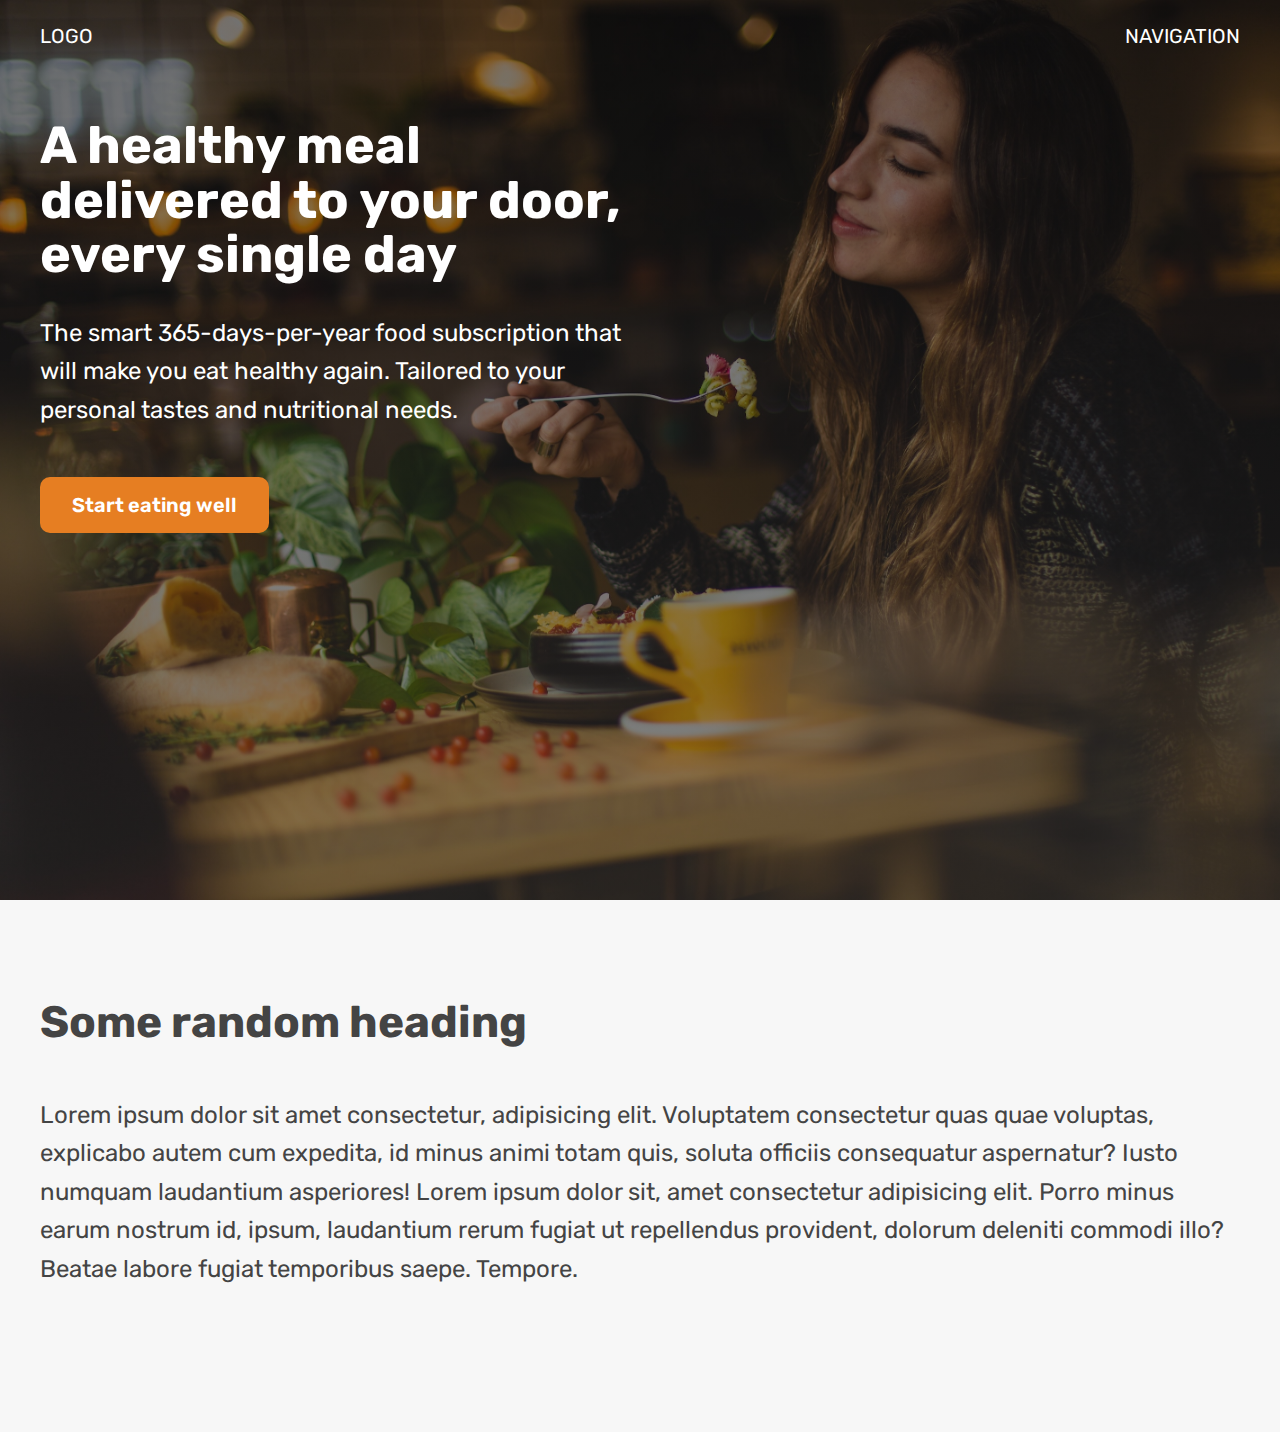
<file: 06-Components/05-hero.html>
<!-- SPACING SYSTEM (px) 
2 / 4 / 8 / 12 / 16 / 24 / 32 / 48 / 64 / 80 / 96 / 128


FONT SIZE SYSTEM (px) 
10 / 12 / 14 / 16 / 18 / 20 / 24 / 30 / 36 / 44 / 52 / 62
/ 74 / 86 / 98 -->

<!DOCTYPE html>
<html lang="en">
  <head>
    <meta charset="UTF-8" />
    <meta name="viewport" content="width=device-width, initial-scale=1.0" />
    <link rel="preconnect" href="https://fonts.googleapis.com" />
    <link rel="preconnect" href="https://fonts.gstatic.com" crossorigin />
    <link
      href="https://fonts.googleapis.com/css2?family=Rubik:ital,wght@0,300..900;1,300..900&display=swap"
      rel="stylesheet"
    />
    <title>Omnifood Hero Section</title>
    <style>
      * {
        margin: 0;
        padding: 0;
        box-sizing: border-box;
      }
      html {
        font-family: "Rubik", sans-serif;
        color: #444;
      }

      .container {
        margin: 0 auto;
        width: 1200px;
        /* background-color: red; */
      }

      header {
        /* background-color: orangered; */
        height: 100vh;
        position: relative;

        background-image: linear-gradient(
            rgba(0, 0, 0, 0.5),
            rgba(34, 34, 34, 0.5)
          ),
          url(hero.jpg);
        background-size: cover;

        color: #fff;
      }

      nav {
        font-size: 20px;
        font-weight: 700px;

        display: flex;
        justify-content: space-between;
        padding-top: 24px;
        /* background-image: linear-gradient(to left, red, blue); */
      }

      .header-container {
        width: 1200px;
        position: absolute;
        left: 50%;
        top: 50%;

        transform: translate(-50%, -80%);
      }

      .header-container-inner {
        width: 50%;
        /* background-color: antiquewhite; */
      }

      h1 {
        font-size: 52px;
        margin-bottom: 32px;
        line-height: 1.05;
      }

      p {
        font-size: 24px;
        line-height: 1.6;
        margin-bottom: 48px;
      }

      .btn:link,
      .btn:visited {
        font-size: 20px;
        font-weight: 600;
        text-decoration: none;

        display: inline-block;
        padding: 16px 32px;
        border-radius: 10px;
        background-color: rgb(230, 126, 34);
        color: #fff;
      }

      h2 {
        font-size: 44px;
        margin-bottom: 48px;
      }

      section {
        padding: 96px 0;
        background-color: #f7f7f7;
      }
    </style>
  </head>
  <body>
    <header>
      <nav class="container">
        <div>LOGO</div>
        <div>NAVIGATION</div>
      </nav>

      <div class="header-container">
        <div class="header-container-inner">
          <h1>A healthy meal delivered to your door, every single day</h1>
          <p>
            The smart 365-days-per-year food subscription that will make you eat
            healthy again. Tailored to your personal tastes and nutritional
            needs.
          </p>
          <a href="#" class="btn"> Start eating well </a>
        </div>
      </div>
    </header>

    <section>
      <div class="container">
        <h2>Some random heading</h2>
        <p>
          Lorem ipsum dolor sit amet consectetur, adipisicing elit. Voluptatem
          consectetur quas quae voluptas, explicabo autem cum expedita, id minus
          animi totam quis, soluta officiis consequatur aspernatur? Iusto
          numquam laudantium asperiores! Lorem ipsum dolor sit, amet consectetur
          adipisicing elit. Porro minus earum nostrum id, ipsum, laudantium
          rerum fugiat ut repellendus provident, dolorum deleniti commodi illo?
          Beatae labore fugiat temporibus saepe. Tempore.
        </p>
      </div>
    </section>
  </body>
</html>
</file>
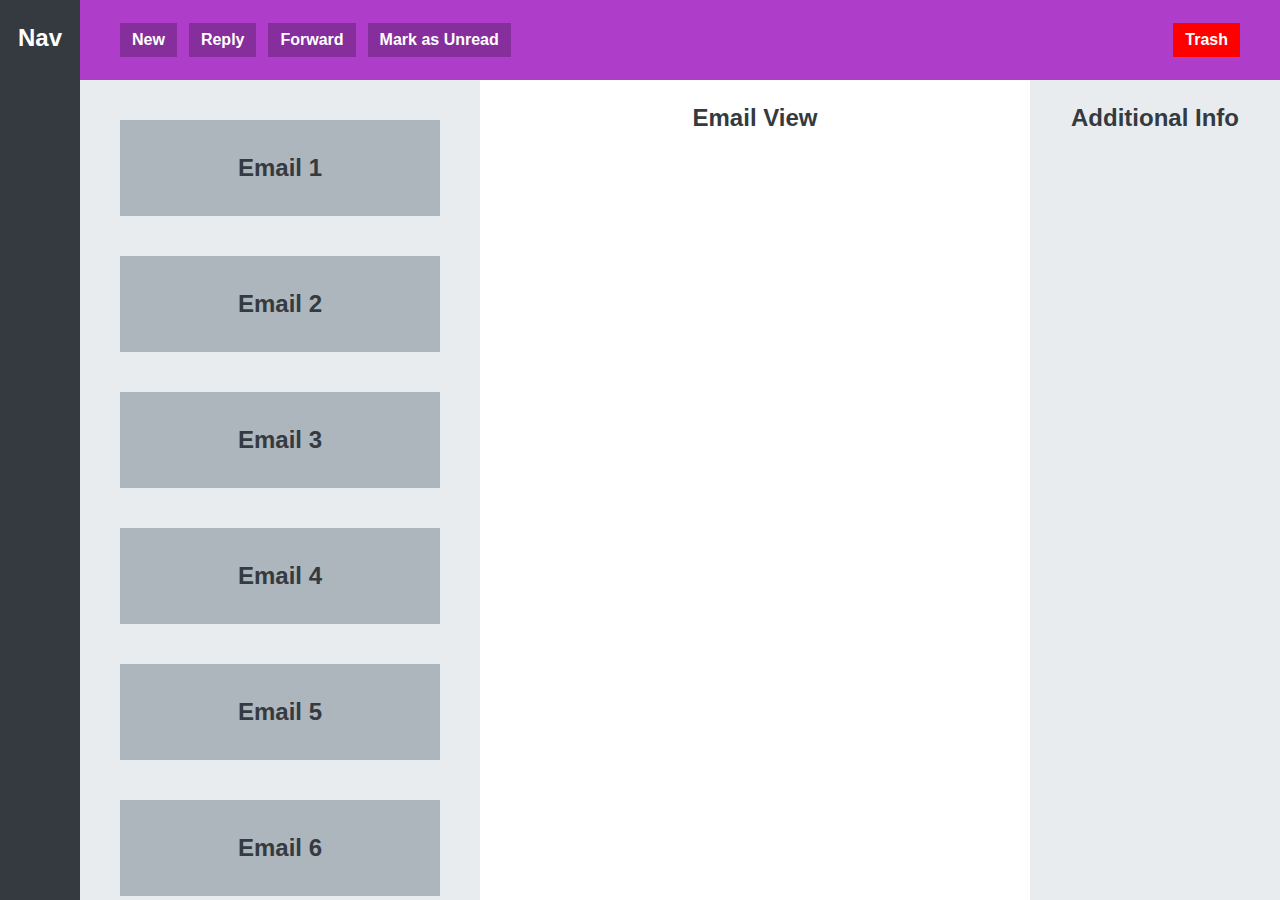
<file: 06-Components/06-app-layout.html>
<!DOCTYPE html>
<html lang="en">
  <head>
    <meta charset="UTF-8" />
    <meta name="viewport" content="width=device-width, initial-scale=1.0" />

    <title>App Layout</title>
    <style>
      * {
        margin: 0;
        padding: 0;
        box-sizing: border-box;
      }

      body {
        font-family: sans-serif;
        font-size: 24px;
        color: #343a40;
        text-align: center;
        font-weight: 700;

        height: 100vh;
        display: grid;
        grid-template-columns: 80px 400px 1fr 250px;
        grid-template-rows: 80px 1fr;
      }

      nav,
      section,
      main,
      aside {
        padding-top: 24px;
      }
      nav {
        background-color: #343a40;
        color: #fff;

        grid-row: 1/-1;
      }
      menu {
        background-color: #ae3ec9;

        display: flex;
        align-items: center;
        gap: 12px;
        grid-column: 2/-1;
        padding: 0 40px;
      }

      button {
        display: inline-block;
        font-size: 16px;
        font-weight: bold;
        background-color: #862e9c;
        border: none;
        cursor: pointer;
        color: #fff;
        padding: 8px 12px;
      }

      button:last-child {
        background-color: red;
        margin-left: auto;
      }
      section {
        background-color: #e9ecef;
        padding: 40px;

        display: flex;
        flex-direction: column;
        gap: 40px;

        overflow: scroll;
      }

      .email {
        background-color: #adb5bd;
        height: 96px;

        display: flex;
        align-items: center;
        justify-content: center;
        flex-shrink: 0;
      }
      main {
      }
      aside {
        background-color: #e9ecef;
      }
    </style>
  </head>
  <body>
    <nav>Nav</nav>
    <menu>
      <button>New</button>
      <button>Reply</button>
      <button>Forward</button>
      <button>Mark as Unread</button>
      <button>Trash</button>
    </menu>
    <section>
      <div class="email">Email 1</div>
      <div class="email">Email 2</div>
      <div class="email">Email 3</div>
      <div class="email">Email 4</div>
      <div class="email">Email 5</div>
      <div class="email">Email 6</div>
      <div class="email">Email 7</div>
      <div class="email">Email 8</div>
      <div class="email">Email 9</div>
      <div class="email">Email 10</div>
    </section>
    <main>Email View</main>
    <aside>Additional Info</aside>
  </body>
</html>
</file>
<file: 05-Design/style.css>
/*
SPACING SYSTEM (px)
2 / 4 / 8 / 12 / 16 / 24 / 32 / 48 / 64 / 80 / 96 / 128

FONT SIZE SYSTEM (px)
10 / 12 / 14 / 16 / 18 / 20 / 24 / 30 / 36 / 44 / 52 / 62 / 74 / 86 / 98
*/

* {
  margin: 0;
  padding: 0;
  box-sizing: border-box;
}

/* ------------------------ */
/* GENERAL STYLES */

/* base color : #087f5b */
/* ------------------------ */
body {
  font-family: "Inter";
  color: #343a40;
  border-bottom: 8px solid #087f5b;
}

.container {
  width: 960px;
  margin: 0 auto;
}

header,
section {
  margin-bottom: 96px;
}

h2 {
  margin-bottom: 48px;
  font-size: 36px;
  letter-spacing: -0.5px;
}

.btn:link,
.btn:visited {
  color: #fff;
  background-color: #087f5b;
  text-decoration: none;
  display: inline-block;
  font-weight: 500;
  text-transform: uppercase;
  border-radius: 150px;
}

.btn:hover,
.btn:active {
  background-color: #099268;
}

.grid-3-cols {
  display: grid;
  grid-template-columns: repeat(3, 1fr);
  column-gap: 80px;
}

/* ------------------------ */
/* COMPONENT STYLES */
/* ------------------------ */

/* HEADER */
header {
  display: grid;
  grid-template-columns: repeat(2, 1fr);
  column-gap: 80px;
  margin-top: 64px;
}

.header-text-box {
  align-self: center;
}

h1 {
  margin-bottom: 32px;
  font-size: 44px;
  line-height: 1.1;
  letter-spacing: -1px;
  /* 44 / 52 / 62  */
}

.header-text {
  margin-bottom: 24px;
  font-size: 18px;
  line-height: 1.7;
}

img {
  width: 100%;
}

/* FEATURES */
.features-icon {
  stroke: #087f5b;
  height: 32px;
  width: 32px;
  margin-bottom: 24px;
}

.features-title {
  margin-bottom: 16px;
  font-size: 20px;
}

.features-text {
  font-size: 18px;
  line-height: 1.7;
}

/* TESTIMONIAL */
.testimonial-section {
  background-color: #087f5b;
  color: #fff;
  padding: 24px;
  border-radius: 12px;
}

.testimonial-box {
  grid-column: 2 / -1;
  align-self: center;
}

.testimonial-box h2 {
  margin-bottom: 24px;
  font-size: 24px;
}

.testimonial-text {
  font-style: italic;
  margin-bottom: 24px;
  font-size: 18px;
  line-height: 1.7;
  color: #e6fcf5;
}

.testimonial-author {
  color: #c3fae8;
}

/* CHAIRS */
.chair {
  box-shadow: 0px 20px 30px 0px rgba(0, 0, 0, 0.07);
  border-radius: 12px;
}

.chair img {
  border-bottom-left-radius: 0;
  border-bottom-right-radius: 0;
}

.chair-box {
  padding: 32px;
}

h3 {
  margin-bottom: 24px;
  font-size: 20px;
}

.chair-details {
  list-style: none;
  margin-bottom: 48px;
}

.chair-details li {
  display: flex;
  align-items: center;
  gap: 12px;
  margin-bottom: 16px;
}

.chair-details li:last-child {
  margin-bottom: 0;
}

.chair-icon {
  stroke: #087f5b;
  width: 24px;
  height: 24px;
}

.chair-price {
  display: flex;
  justify-content: space-between;
  font-size: 20px;
  align-items: center;
}

.btn--big {
  font-size: 18px;
  padding: 16px 32px;
}

.btn--small {
  font-size: 14px;
  padding: 8px 12px;
}

img {
  border-radius: 12px;
}

footer {
  margin-bottom: 48px;
  font-size: 14px;
  color: #495057;
}
</file>
<file: 06-Components/02-carousel.css>
/*
SPACING SYSTEM (px)
2 / 4 / 8 / 12 / 16 / 24 / 32 / 48 / 64 / 80 / 96 / 128

FONT SIZE SYSTEM (px)
10 / 12 / 14 / 16 / 18 / 20 / 24 / 30 / 36 / 44 / 52 / 62 / 74 / 86 / 98
*/

* {
  margin: 0;
  padding: 0;
  box-sizing: border-box;
}

/* ------------------------ */
/* GENERAL STYLES */

/* base color : #087f5b */
/* ------------------------ */

body {
  font-family: "Inter";
  color: #343a40;
  line-height: 1;
}

img {
  height: 200px;
  border-radius: 8px;
  transform: scale(1.5);
  box-shadow: 0 12px 24px rgba(0, 0, 0, 0.25);
}

.carousel {
  width: 800px;
  margin: 100px auto;
  background-color: #087f5b;
  padding: 32px 48px 32px 86px;
  /* padding-left: 86px;
  padding-right: 48px; */
  border-radius: 8px;
  /* color: white; */

  display: flex;
  align-items: center;
  gap: 86px;
  box-shadow: 0 12px 24px rgba(0, 0, 0, 0.1);
  position: relative;
}

.testimonial-text {
  font-size: 18px;
  font-weight: 500;
  line-height: 1.5;
  margin-bottom: 32px;
  color: #e6fcf5;
}

.testimonial-author {
  font-size: 14px;
  margin-bottom: 4px;
  color: rgb(195, 250, 232);
}

.testimonial-job {
  font-size: 12px;
  color: rgb(195, 250, 232);
}

.btn {
  background-color: white;
  border: none;
  height: 40px;
  width: 40px;
  position: absolute;
  border-radius: 50%;
  display: flex;
  align-items: center;
  justify-content: center;
  cursor: pointer;

  box-shadow: 0 12px 24px rgba(0, 0, 0, 0.2);
}

.btn--left {
  left: 0;
  top: 50%;
  transform: translate(-50%, -50%);
}

.btn--right {
  right: 0;
  top: 50%;
  transform: translate(50%, -50%);
}

.btn-icon {
  height: 24px;
  width: 24px;
  stroke: #087f5b;
}

.dots {
  position: absolute;
  left: 50%;
  transform: translate(-50%, 32px);
  bottom: 0;

  display: flex;
  gap: 12px;
}

.dot {
  height: 12px;
  width: 12px;
  background-color: #fff;
  border: 2px solid #087f5b;
  border-radius: 12px;

  cursor: pointer;
}

.dot--1 {
  background-color: #087f5b;
}
</file>
